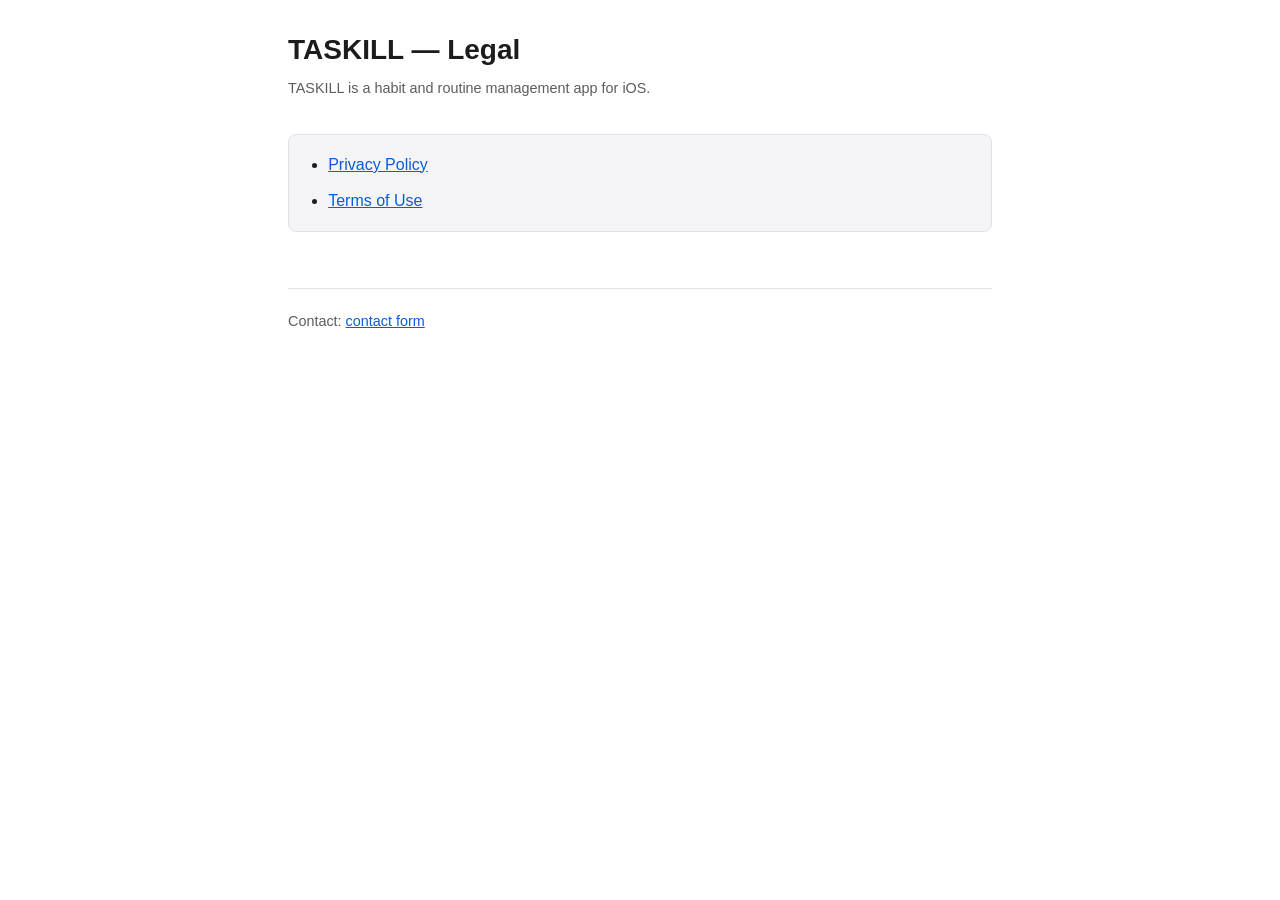
<file: index.html>
<!DOCTYPE html>
<html lang="en">
<head>
<meta charset="utf-8">
<meta name="viewport" content="width=device-width, initial-scale=1">
<title>Legal — TASKILL</title>
<link rel="stylesheet" href="./styles.css">
</head>
<body>
<header>
  <h1>TASKILL — Legal</h1>
  <p class="meta">TASKILL is a habit and routine management app for iOS.</p>
</header>

<main>
  <nav class="doc-list">
    <ul>
      <li><a href="./privacy-policy.html">Privacy Policy</a></li>
      <li><a href="./terms-of-use.html">Terms of Use</a></li>
    </ul>
  </nav>
</main>

<footer>
  <p>Contact: <a href="https://docs.google.com/forms/d/e/1FAIpQLSdUROr77HWACQ8rz2DTfblksosLqy8oML0OHcJef7Gi4M2fZw/viewform">contact form</a></p>
</footer>
</body>
</html>
</file>
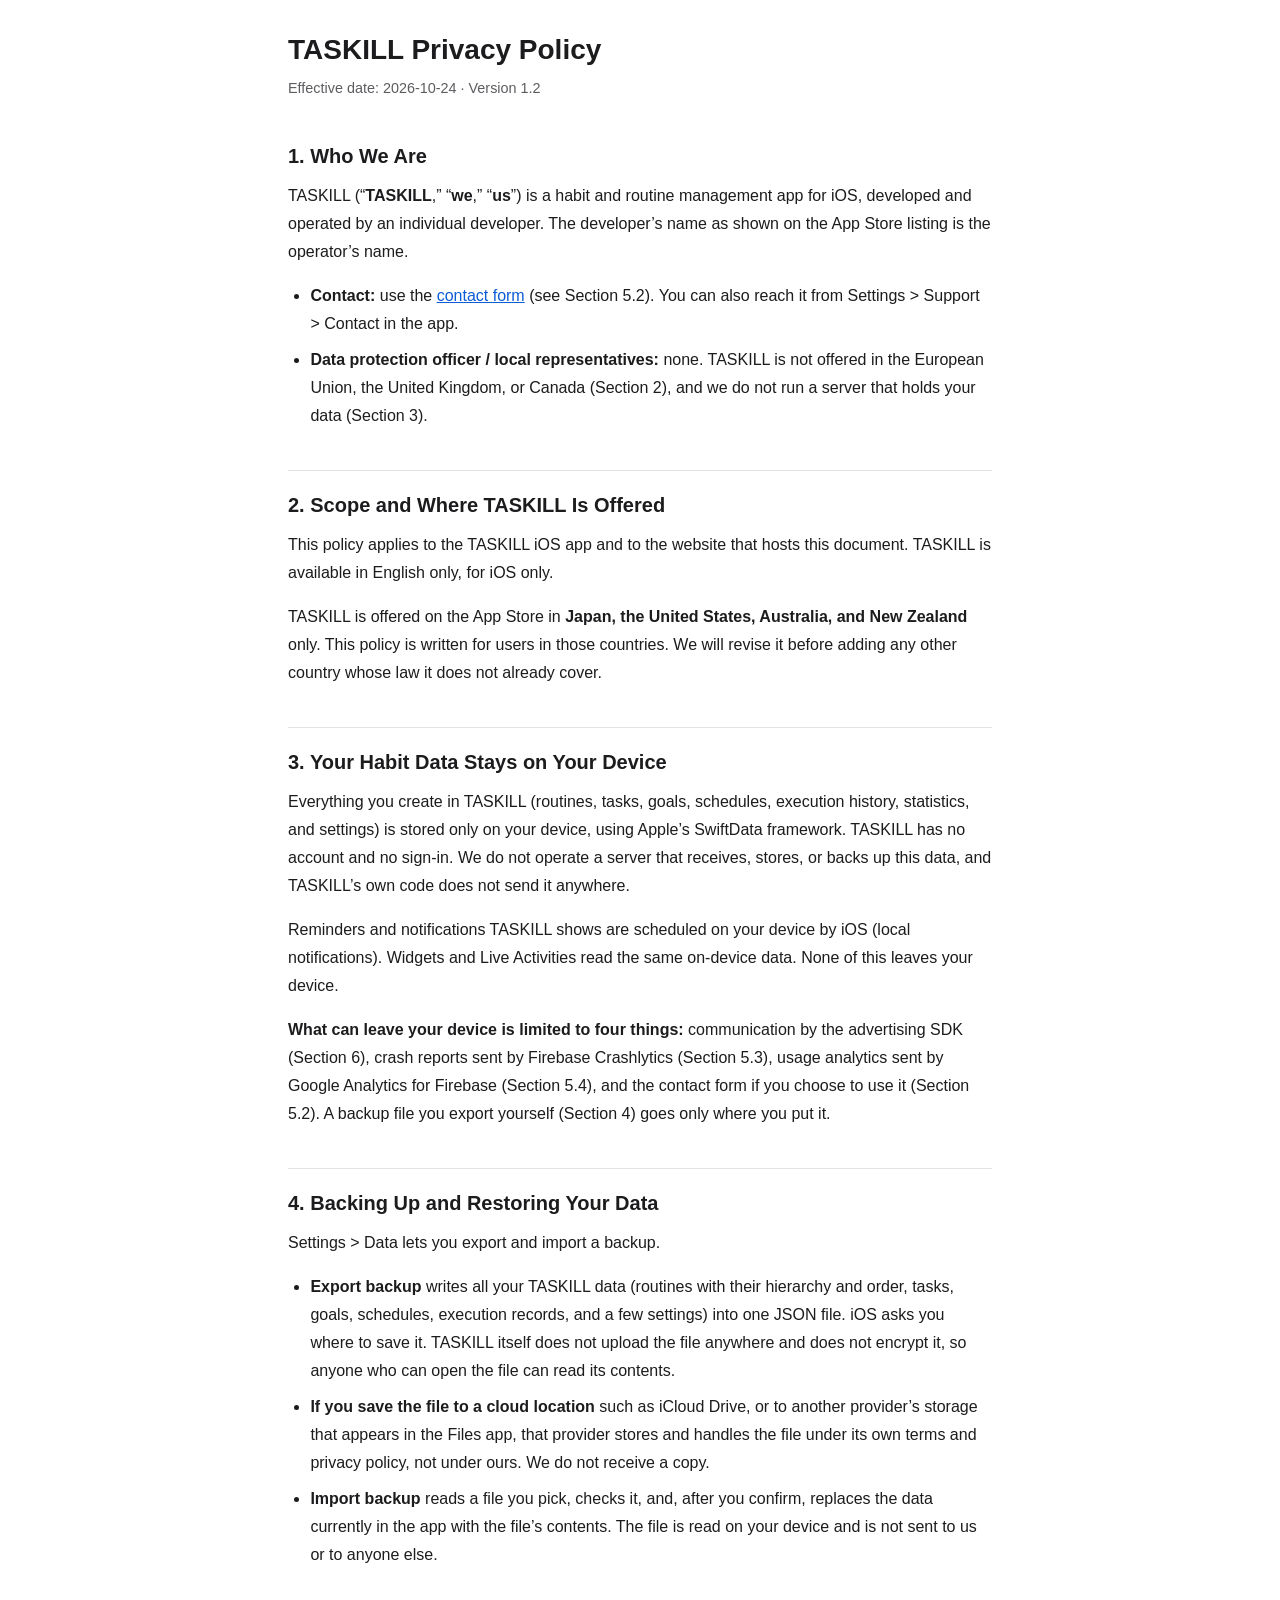
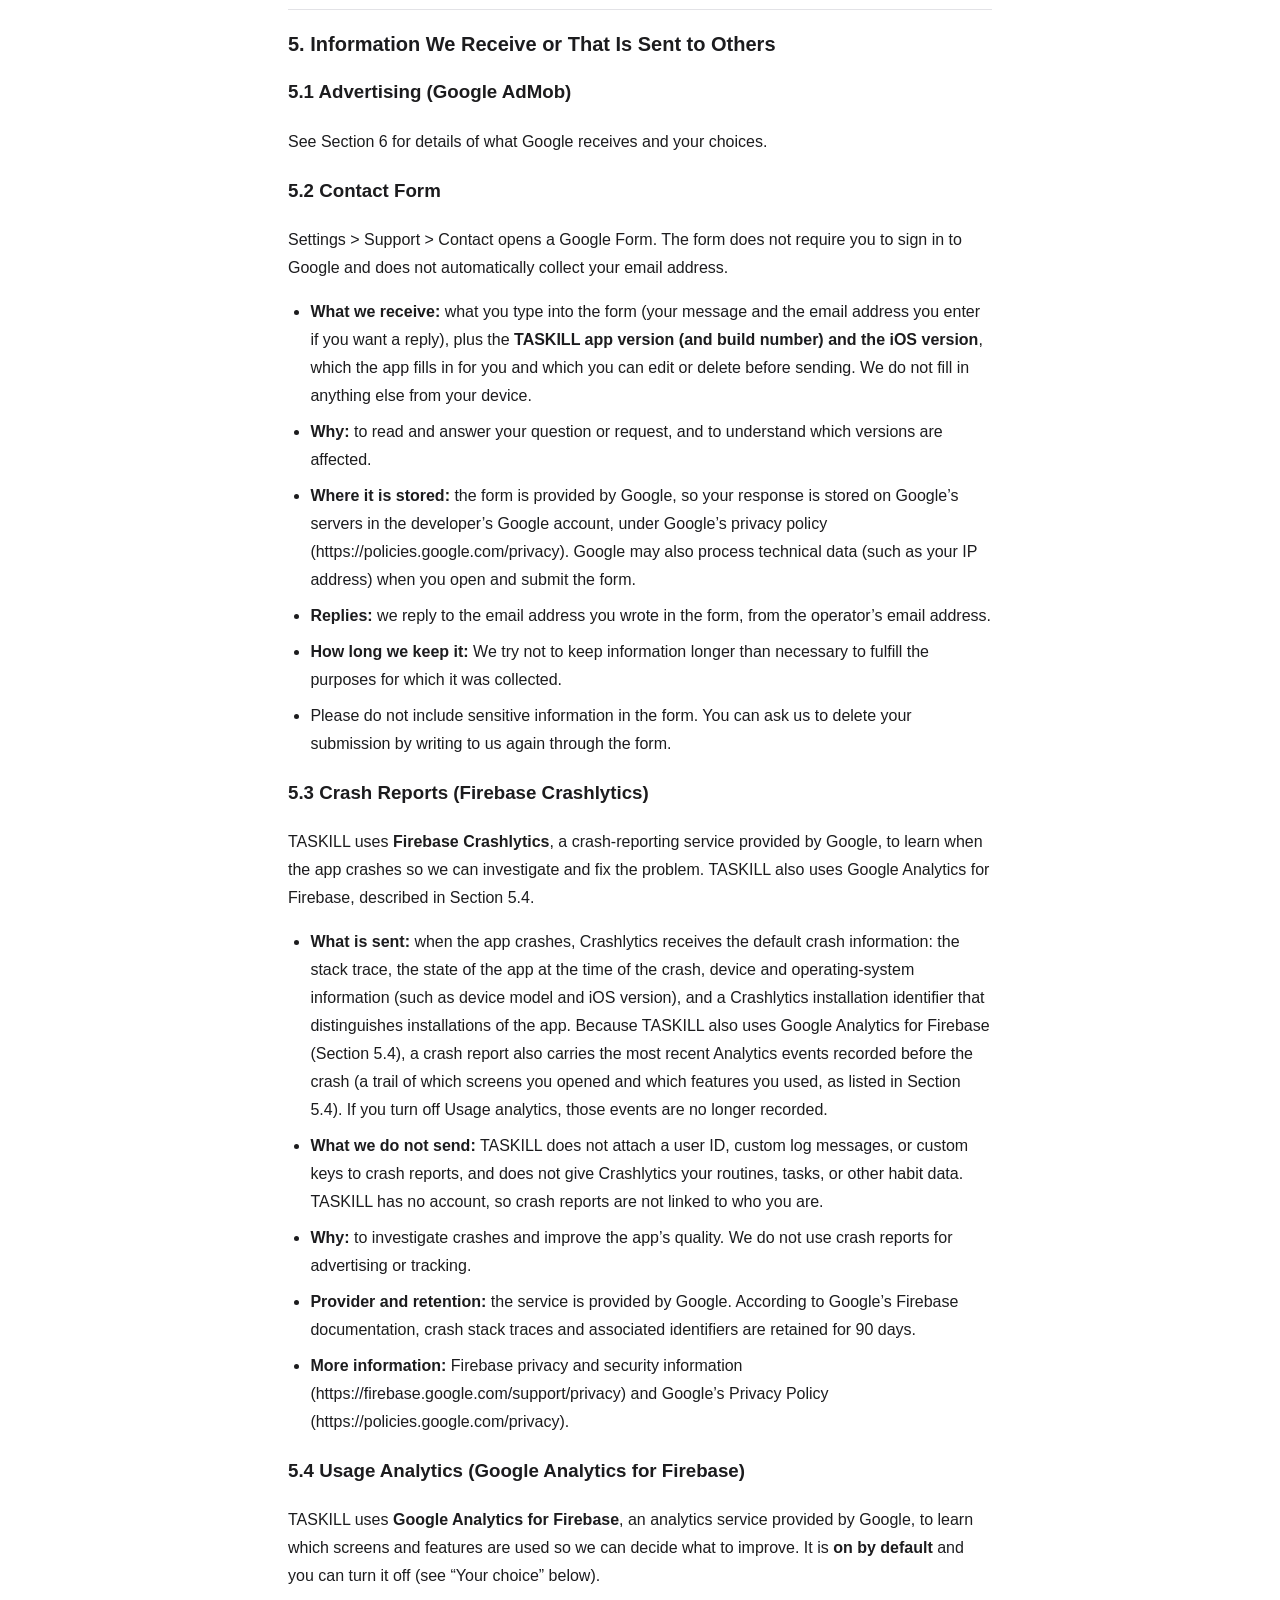
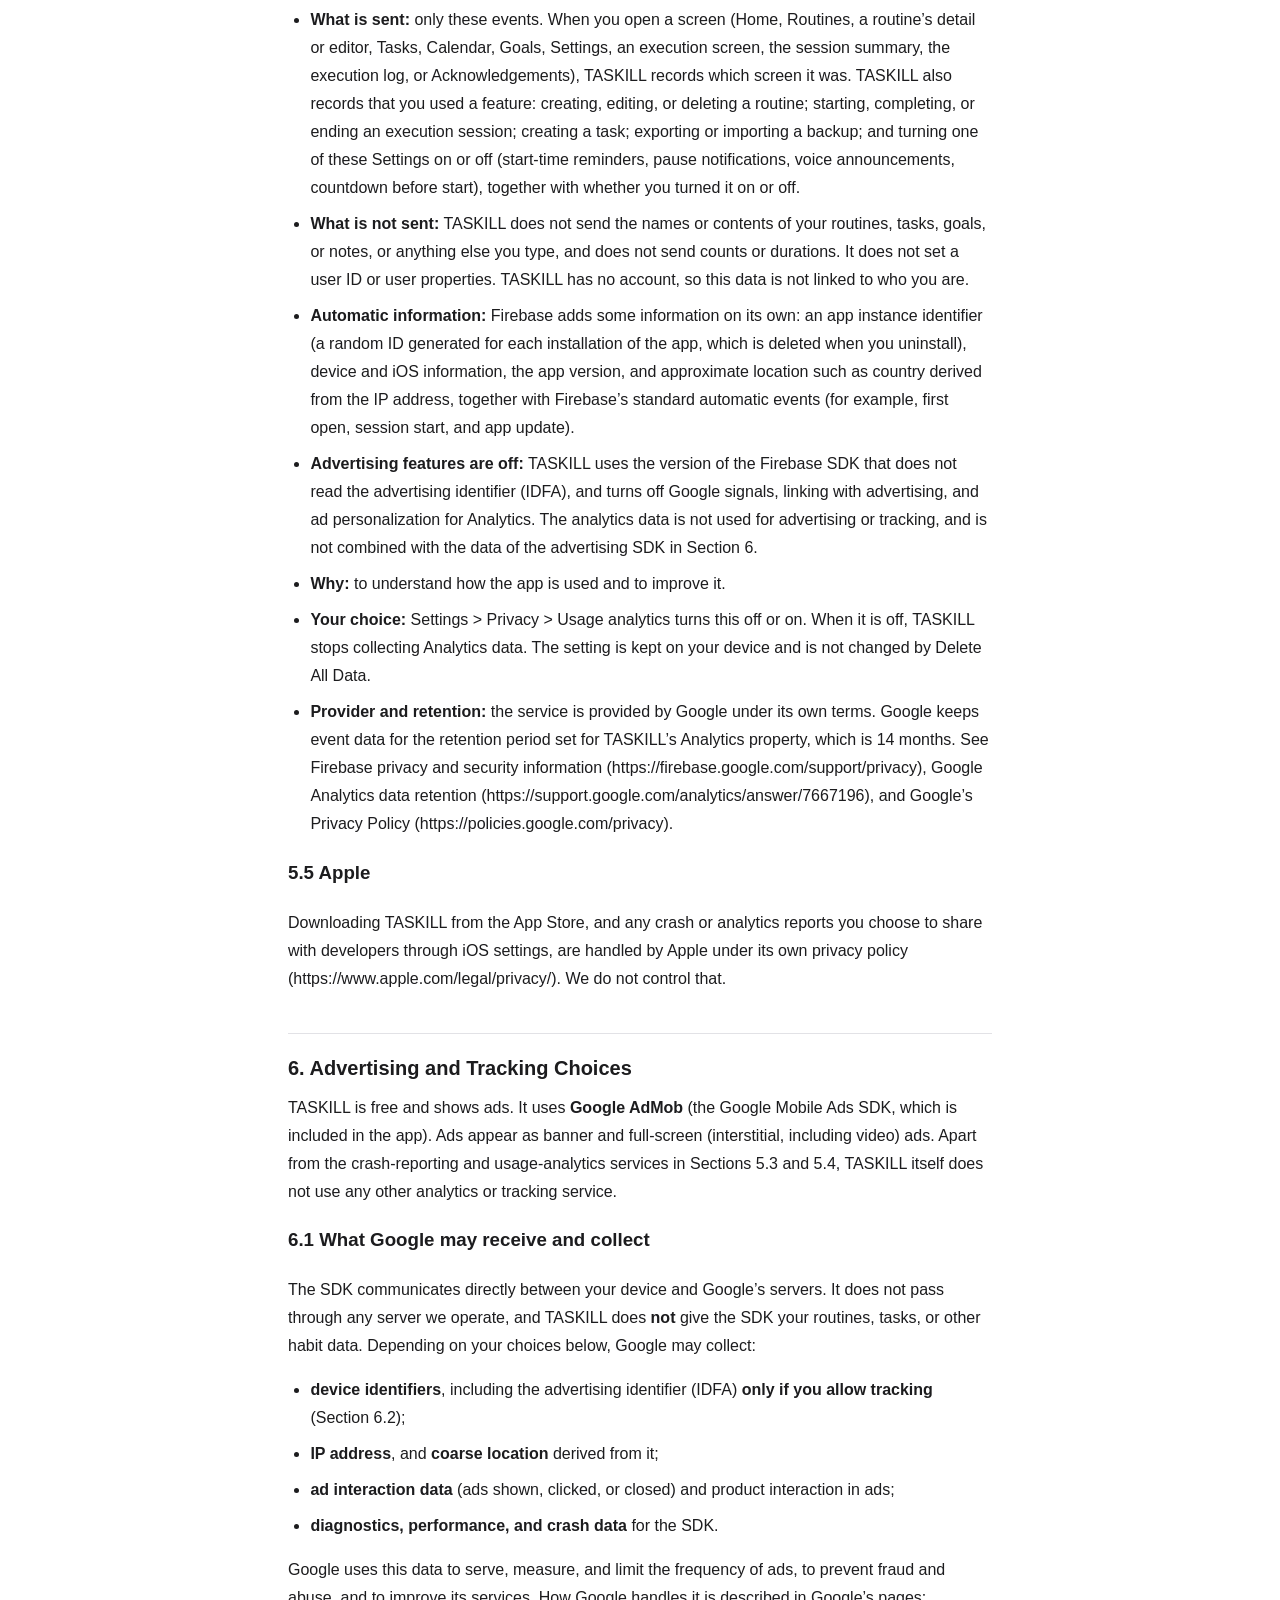
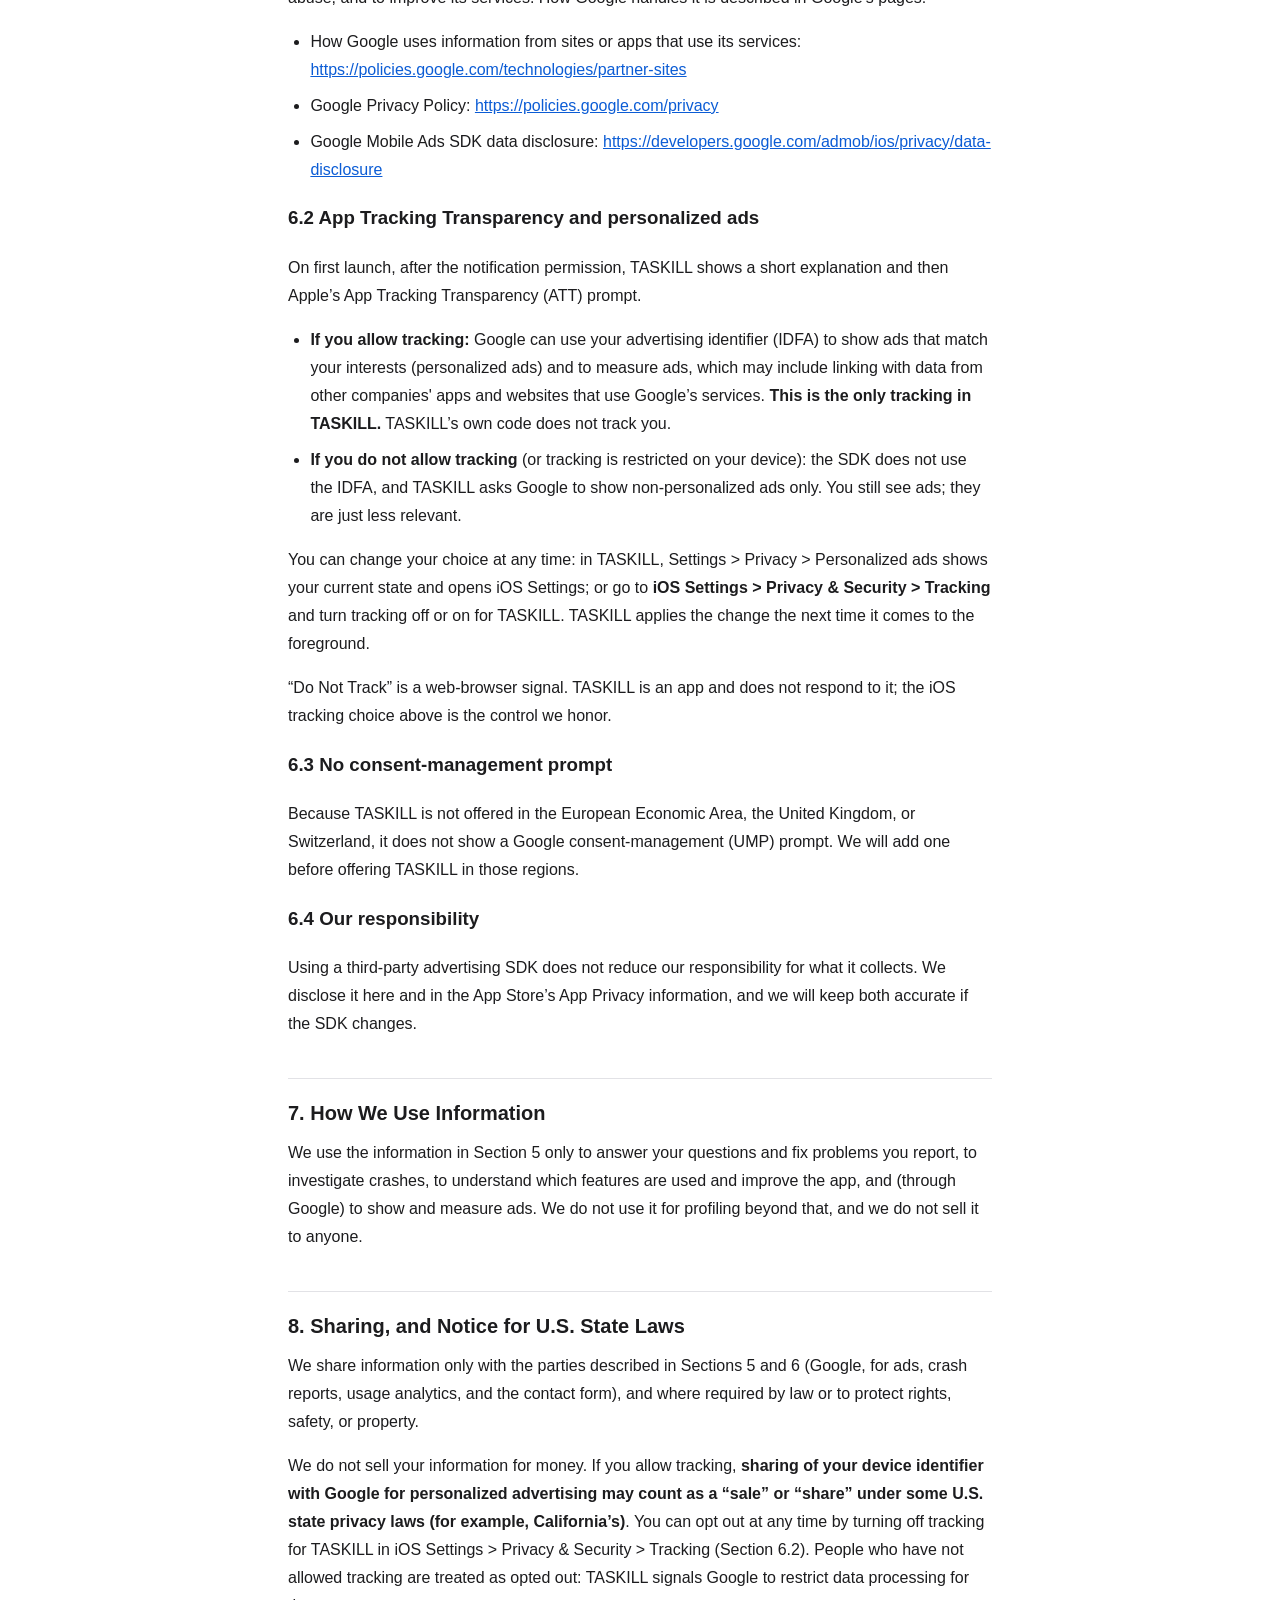
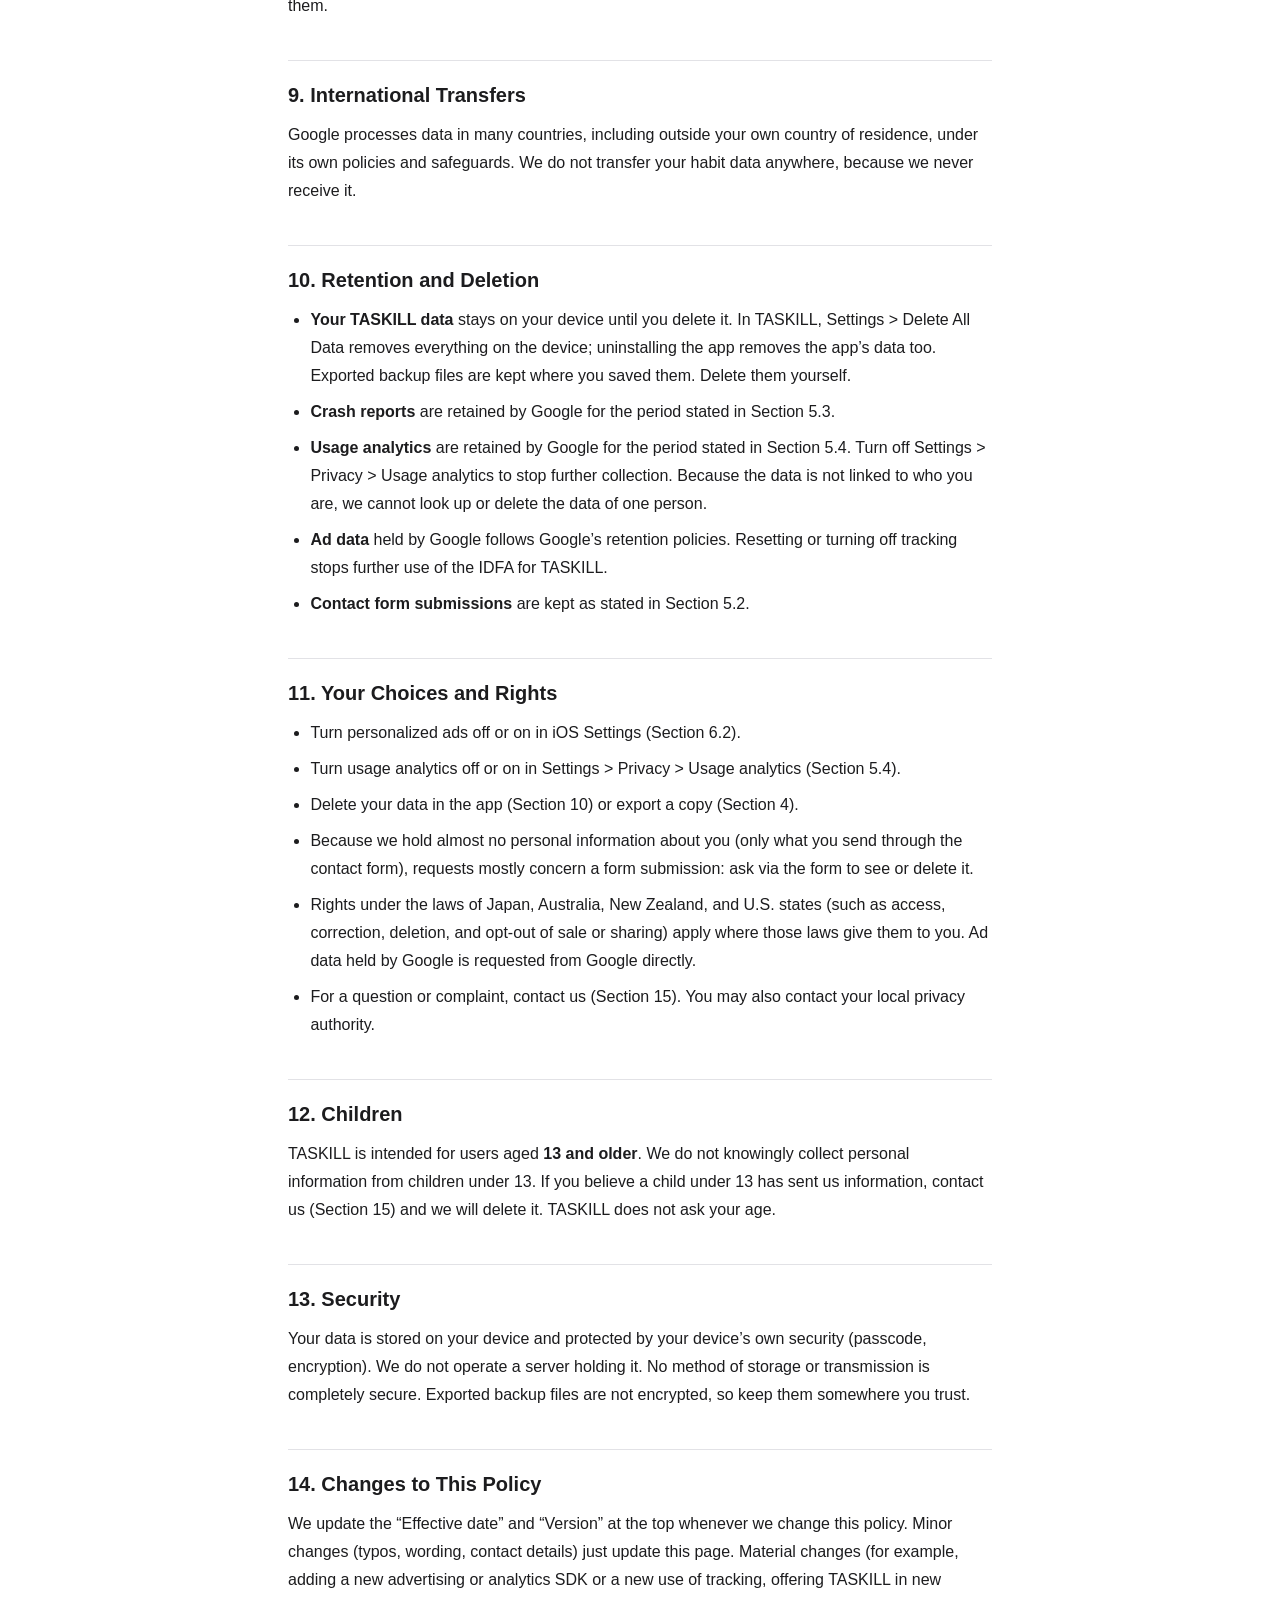
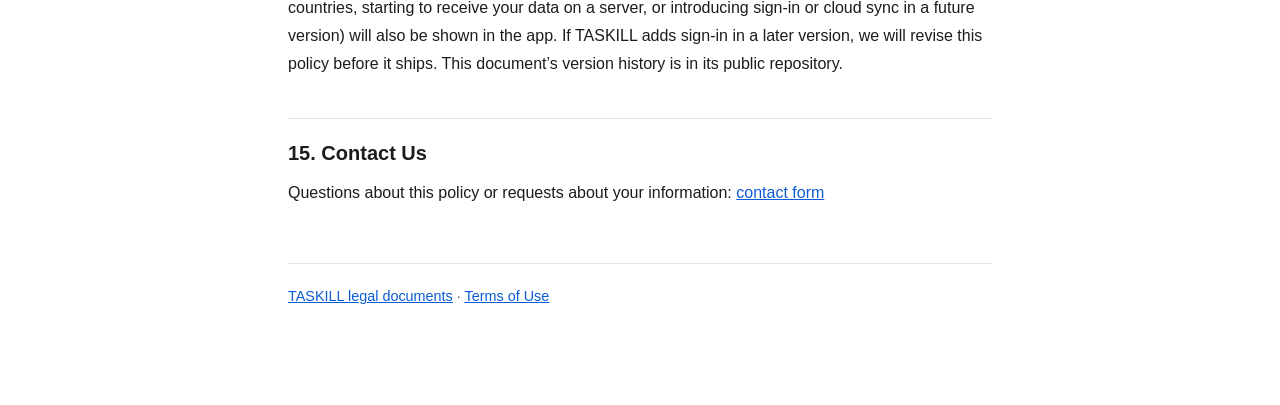
<file: privacy-policy.html>
<!DOCTYPE html>
<html lang="en">
<head>
<meta charset="utf-8">
<meta name="viewport" content="width=device-width, initial-scale=1">
<title>Privacy Policy — TASKILL</title>
<link rel="stylesheet" href="./styles.css">
</head>
<body>
<header>
  <h1>TASKILL Privacy Policy</h1>
  <p class="meta">
    Effective date: 2026-10-24 ·
    Version 1.2
  </p>
</header>

<main>
<h2>1. Who We Are</h2>
<p>TASKILL (“<strong>TASKILL</strong>,” “<strong>we</strong>,” “<strong>us</strong>”) is a habit and routine management app for iOS, developed and operated by an individual developer. The developer’s name as shown on the App Store listing is the operator’s name.</p>
<ul><li><strong>Contact:</strong> use the <a href="https://docs.google.com/forms/d/e/1FAIpQLSdUROr77HWACQ8rz2DTfblksosLqy8oML0OHcJef7Gi4M2fZw/viewform">contact form</a> (see Section 5.2). You can also reach it from Settings &gt; Support &gt; Contact in the app.</li><li><strong>Data protection officer / local representatives:</strong> none. TASKILL is not offered in the European Union, the United Kingdom, or Canada (Section 2), and we do not run a server that holds your data (Section 3).</li></ul>
<h2>2. Scope and Where TASKILL Is Offered</h2>
<p>This policy applies to the TASKILL iOS app and to the website that hosts this document. TASKILL is available in English only, for iOS only.</p>
<p>TASKILL is offered on the App Store in <strong>Japan, the United States, Australia, and New Zealand</strong> only. This policy is written for users in those countries. We will revise it before adding any other country whose law it does not already cover.</p>
<h2>3. Your Habit Data Stays on Your Device</h2>
<p>Everything you create in TASKILL (routines, tasks, goals, schedules, execution history, statistics, and settings) is stored only on your device, using Apple’s SwiftData framework. TASKILL has no account and no sign-in. We do not operate a server that receives, stores, or backs up this data, and TASKILL’s own code does not send it anywhere.</p>
<p>Reminders and notifications TASKILL shows are scheduled on your device by iOS (local notifications). Widgets and Live Activities read the same on-device data. None of this leaves your device.</p>
<p><strong>What can leave your device is limited to four things:</strong> communication by the advertising SDK (Section 6), crash reports sent by Firebase Crashlytics (Section 5.3), usage analytics sent by Google Analytics for Firebase (Section 5.4), and the contact form if you choose to use it (Section 5.2). A backup file you export yourself (Section 4) goes only where you put it.</p>
<h2>4. Backing Up and Restoring Your Data</h2>
<p>Settings &gt; Data lets you export and import a backup.</p>
<ul><li><strong>Export backup</strong> writes all your TASKILL data (routines with their hierarchy and order, tasks, goals, schedules, execution records, and a few settings) into one JSON file. iOS asks you where to save it. TASKILL itself does not upload the file anywhere and does not encrypt it, so anyone who can open the file can read its contents.</li><li><strong>If you save the file to a cloud location</strong> such as iCloud Drive, or to another provider’s storage that appears in the Files app, that provider stores and handles the file under its own terms and privacy policy, not under ours. We do not receive a copy.</li><li><strong>Import backup</strong> reads a file you pick, checks it, and, after you confirm, replaces the data currently in the app with the file’s contents. The file is read on your device and is not sent to us or to anyone else.</li></ul>
<h2>5. Information We Receive or That Is Sent to Others</h2>
<h3>5.1 Advertising (Google AdMob)</h3>
<p>See Section 6 for details of what Google receives and your choices.</p>
<h3>5.2 Contact Form</h3>
<p>Settings &gt; Support &gt; Contact opens a Google Form. The form does not require you to sign in to Google and does not automatically collect your email address.</p>
<ul><li><strong>What we receive:</strong> what you type into the form (your message and the email address you enter if you want a reply), plus the <strong>TASKILL app version (and build number) and the iOS version</strong>, which the app fills in for you and which you can edit or delete before sending. We do not fill in anything else from your device.</li><li><strong>Why:</strong> to read and answer your question or request, and to understand which versions are affected.</li><li><strong>Where it is stored:</strong> the form is provided by Google, so your response is stored on Google’s servers in the developer’s Google account, under Google’s privacy policy (https://policies.google.com/privacy). Google may also process technical data (such as your IP address) when you open and submit the form.</li><li><strong>Replies:</strong> we reply to the email address you wrote in the form, from the operator’s email address.</li><li><strong>How long we keep it:</strong> We try not to keep information longer than necessary to fulfill the purposes for which it was collected.</li><li>Please do not include sensitive information in the form. You can ask us to delete your submission by writing to us again through the form.</li></ul>
<h3>5.3 Crash Reports (Firebase Crashlytics)</h3>
<p>TASKILL uses <strong>Firebase Crashlytics</strong>, a crash-reporting service provided by Google, to learn when the app crashes so we can investigate and fix the problem. TASKILL also uses Google Analytics for Firebase, described in Section 5.4.</p>
<ul><li><strong>What is sent:</strong> when the app crashes, Crashlytics receives the default crash information: the stack trace, the state of the app at the time of the crash, device and operating-system information (such as device model and iOS version), and a Crashlytics installation identifier that distinguishes installations of the app. Because TASKILL also uses Google Analytics for Firebase (Section 5.4), a crash report also carries the most recent Analytics events recorded before the crash (a trail of which screens you opened and which features you used, as listed in Section 5.4). If you turn off Usage analytics, those events are no longer recorded.</li><li><strong>What we do not send:</strong> TASKILL does not attach a user ID, custom log messages, or custom keys to crash reports, and does not give Crashlytics your routines, tasks, or other habit data. TASKILL has no account, so crash reports are not linked to who you are.</li><li><strong>Why:</strong> to investigate crashes and improve the app’s quality. We do not use crash reports for advertising or tracking.</li><li><strong>Provider and retention:</strong> the service is provided by Google. According to Google’s Firebase documentation, crash stack traces and associated identifiers are retained for 90 days.</li><li><strong>More information:</strong> Firebase privacy and security information (https://firebase.google.com/support/privacy) and Google’s Privacy Policy (https://policies.google.com/privacy).</li></ul>
<h3>5.4 Usage Analytics (Google Analytics for Firebase)</h3>
<p>TASKILL uses <strong>Google Analytics for Firebase</strong>, an analytics service provided by Google, to learn which screens and features are used so we can decide what to improve. It is <strong>on by default</strong> and you can turn it off (see “Your choice” below).</p>
<ul><li><strong>What is sent:</strong> only these events. When you open a screen (Home, Routines, a routine’s detail or editor, Tasks, Calendar, Goals, Settings, an execution screen, the session summary, the execution log, or Acknowledgements), TASKILL records which screen it was. TASKILL also records that you used a feature: creating, editing, or deleting a routine; starting, completing, or ending an execution session; creating a task; exporting or importing a backup; and turning one of these Settings on or off (start-time reminders, pause notifications, voice announcements, countdown before start), together with whether you turned it on or off.</li><li><strong>What is not sent:</strong> TASKILL does not send the names or contents of your routines, tasks, goals, or notes, or anything else you type, and does not send counts or durations. It does not set a user ID or user properties. TASKILL has no account, so this data is not linked to who you are.</li><li><strong>Automatic information:</strong> Firebase adds some information on its own: an app instance identifier (a random ID generated for each installation of the app, which is deleted when you uninstall), device and iOS information, the app version, and approximate location such as country derived from the IP address, together with Firebase’s standard automatic events (for example, first open, session start, and app update).</li><li><strong>Advertising features are off:</strong> TASKILL uses the version of the Firebase SDK that does not read the advertising identifier (IDFA), and turns off Google signals, linking with advertising, and ad personalization for Analytics. The analytics data is not used for advertising or tracking, and is not combined with the data of the advertising SDK in Section 6.</li><li><strong>Why:</strong> to understand how the app is used and to improve it.</li><li><strong>Your choice:</strong> Settings &gt; Privacy &gt; Usage analytics turns this off or on. When it is off, TASKILL stops collecting Analytics data. The setting is kept on your device and is not changed by Delete All Data.</li><li><strong>Provider and retention:</strong> the service is provided by Google under its own terms. Google keeps event data for the retention period set for TASKILL’s Analytics property, which is 14 months. See Firebase privacy and security information (https://firebase.google.com/support/privacy), Google Analytics data retention (https://support.google.com/analytics/answer/7667196), and Google’s Privacy Policy (https://policies.google.com/privacy).</li></ul>
<h3>5.5 Apple</h3>
<p>Downloading TASKILL from the App Store, and any crash or analytics reports you choose to share with developers through iOS settings, are handled by Apple under its own privacy policy (https://www.apple.com/legal/privacy/). We do not control that.</p>
<h2>6. Advertising and Tracking Choices</h2>
<p>TASKILL is free and shows ads. It uses <strong>Google AdMob</strong> (the Google Mobile Ads SDK, which is included in the app). Ads appear as banner and full-screen (interstitial, including video) ads. Apart from the crash-reporting and usage-analytics services in Sections 5.3 and 5.4, TASKILL itself does not use any other analytics or tracking service.</p>
<h3>6.1 What Google may receive and collect</h3>
<p>The SDK communicates directly between your device and Google’s servers. It does not pass through any server we operate, and TASKILL does <strong>not</strong> give the SDK your routines, tasks, or other habit data. Depending on your choices below, Google may collect:</p>
<ul><li><strong>device identifiers</strong>, including the advertising identifier (IDFA) <strong>only if you allow tracking</strong> (Section 6.2);</li><li><strong>IP address</strong>, and <strong>coarse location</strong> derived from it;</li><li><strong>ad interaction data</strong> (ads shown, clicked, or closed) and product interaction in ads;</li><li><strong>diagnostics, performance, and crash data</strong> for the SDK.</li></ul>
<p>Google uses this data to serve, measure, and limit the frequency of ads, to prevent fraud and abuse, and to improve its services. How Google handles it is described in Google’s pages:</p>
<ul><li>How Google uses information from sites or apps that use its services: <a href="https://policies.google.com/technologies/partner-sites">https://policies.google.com/technologies/partner-sites</a></li><li>Google Privacy Policy: <a href="https://policies.google.com/privacy">https://policies.google.com/privacy</a></li><li>Google Mobile Ads SDK data disclosure: <a href="https://developers.google.com/admob/ios/privacy/data-disclosure">https://developers.google.com/admob/ios/privacy/data-disclosure</a></li></ul>
<h3>6.2 App Tracking Transparency and personalized ads</h3>
<p>On first launch, after the notification permission, TASKILL shows a short explanation and then Apple’s App Tracking Transparency (ATT) prompt.</p>
<ul><li><strong>If you allow tracking:</strong> Google can use your advertising identifier (IDFA) to show ads that match your interests (personalized ads) and to measure ads, which may include linking with data from other companies' apps and websites that use Google’s services. <strong>This is the only tracking in TASKILL.</strong> TASKILL’s own code does not track you.</li><li><strong>If you do not allow tracking</strong> (or tracking is restricted on your device): the SDK does not use the IDFA, and TASKILL asks Google to show non-personalized ads only. You still see ads; they are just less relevant.</li></ul>
<p>You can change your choice at any time: in TASKILL, Settings &gt; Privacy &gt; Personalized ads shows your current state and opens iOS Settings; or go to <strong>iOS Settings &gt; Privacy &amp; Security &gt; Tracking</strong> and turn tracking off or on for TASKILL. TASKILL applies the change the next time it comes to the foreground.</p>
<p>“Do Not Track” is a web-browser signal. TASKILL is an app and does not respond to it; the iOS tracking choice above is the control we honor.</p>
<h3>6.3 No consent-management prompt</h3>
<p>Because TASKILL is not offered in the European Economic Area, the United Kingdom, or Switzerland, it does not show a Google consent-management (UMP) prompt. We will add one before offering TASKILL in those regions.</p>
<h3>6.4 Our responsibility</h3>
<p>Using a third-party advertising SDK does not reduce our responsibility for what it collects. We disclose it here and in the App Store’s App Privacy information, and we will keep both accurate if the SDK changes.</p>
<h2>7. How We Use Information</h2>
<p>We use the information in Section 5 only to answer your questions and fix problems you report, to investigate crashes, to understand which features are used and improve the app, and (through Google) to show and measure ads. We do not use it for profiling beyond that, and we do not sell it to anyone.</p>
<h2>8. Sharing, and Notice for U.S. State Laws</h2>
<p>We share information only with the parties described in Sections 5 and 6 (Google, for ads, crash reports, usage analytics, and the contact form), and where required by law or to protect rights, safety, or property.</p>
<p>We do not sell your information for money. If you allow tracking, <strong>sharing of your device identifier with Google for personalized advertising may count as a “sale” or “share” under some U.S. state privacy laws (for example, California’s)</strong>. You can opt out at any time by turning off tracking for TASKILL in iOS Settings &gt; Privacy &amp; Security &gt; Tracking (Section 6.2). People who have not allowed tracking are treated as opted out: TASKILL signals Google to restrict data processing for them.</p>
<h2>9. International Transfers</h2>
<p>Google processes data in many countries, including outside your own country of residence, under its own policies and safeguards. We do not transfer your habit data anywhere, because we never receive it.</p>
<h2>10. Retention and Deletion</h2>
<ul><li><strong>Your TASKILL data</strong> stays on your device until you delete it. In TASKILL, Settings &gt; Delete All Data removes everything on the device; uninstalling the app removes the app’s data too. Exported backup files are kept where you saved them. Delete them yourself.</li><li><strong>Crash reports</strong> are retained by Google for the period stated in Section 5.3.</li><li><strong>Usage analytics</strong> are retained by Google for the period stated in Section 5.4. Turn off Settings &gt; Privacy &gt; Usage analytics to stop further collection. Because the data is not linked to who you are, we cannot look up or delete the data of one person.</li><li><strong>Ad data</strong> held by Google follows Google’s retention policies. Resetting or turning off tracking stops further use of the IDFA for TASKILL.</li><li><strong>Contact form submissions</strong> are kept as stated in Section 5.2.</li></ul>
<h2>11. Your Choices and Rights</h2>
<ul><li>Turn personalized ads off or on in iOS Settings (Section 6.2).</li><li>Turn usage analytics off or on in Settings &gt; Privacy &gt; Usage analytics (Section 5.4).</li><li>Delete your data in the app (Section 10) or export a copy (Section 4).</li><li>Because we hold almost no personal information about you (only what you send through the contact form), requests mostly concern a form submission: ask via the form to see or delete it.</li><li>Rights under the laws of Japan, Australia, New Zealand, and U.S. states (such as access, correction, deletion, and opt-out of sale or sharing) apply where those laws give them to you. Ad data held by Google is requested from Google directly.</li><li>For a question or complaint, contact us (Section 15). You may also contact your local privacy authority.</li></ul>
<h2>12. Children</h2>
<p>TASKILL is intended for users aged <strong>13 and older</strong>. We do not knowingly collect personal information from children under 13. If you believe a child under 13 has sent us information, contact us (Section 15) and we will delete it. TASKILL does not ask your age.</p>
<h2>13. Security</h2>
<p>Your data is stored on your device and protected by your device’s own security (passcode, encryption). We do not operate a server holding it. No method of storage or transmission is completely secure. Exported backup files are not encrypted, so keep them somewhere you trust.</p>
<h2>14. Changes to This Policy</h2>
<p>We update the “Effective date” and “Version” at the top whenever we change this policy. Minor changes (typos, wording, contact details) just update this page. Material changes (for example, adding a new advertising or analytics SDK or a new use of tracking, offering TASKILL in new countries, starting to receive your data on a server, or introducing sign-in or cloud sync in a future version) will also be shown in the app. If TASKILL adds sign-in in a later version, we will revise this policy before it ships. This document’s version history is in its public repository.</p>
<h2>15. Contact Us</h2>
<p>Questions about this policy or requests about your information: <a href="https://docs.google.com/forms/d/e/1FAIpQLSdUROr77HWACQ8rz2DTfblksosLqy8oML0OHcJef7Gi4M2fZw/viewform">contact form</a></p>
</main>

<footer>
  <p><a href="./">TASKILL legal documents</a> ·
  <a href="./terms-of-use.html">Terms of Use</a></p>
</footer>
</body>
</html>
</file>
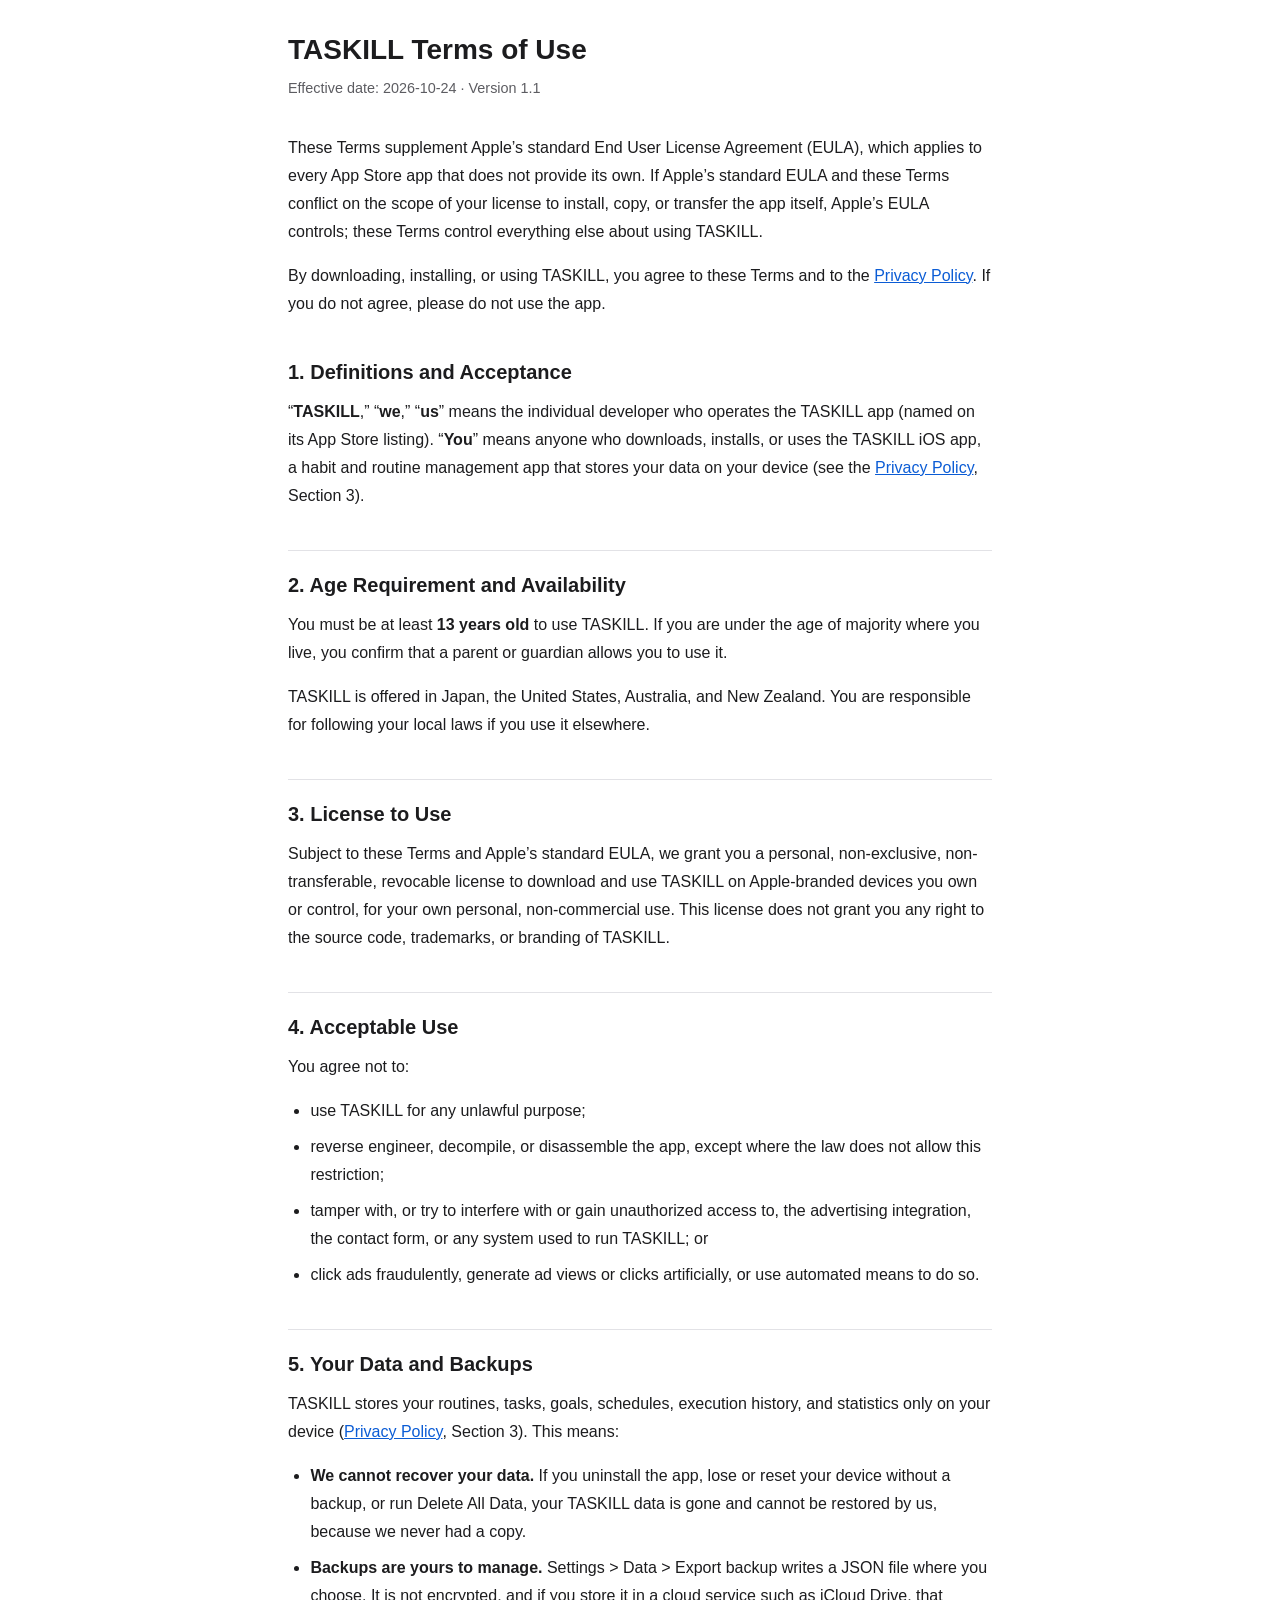
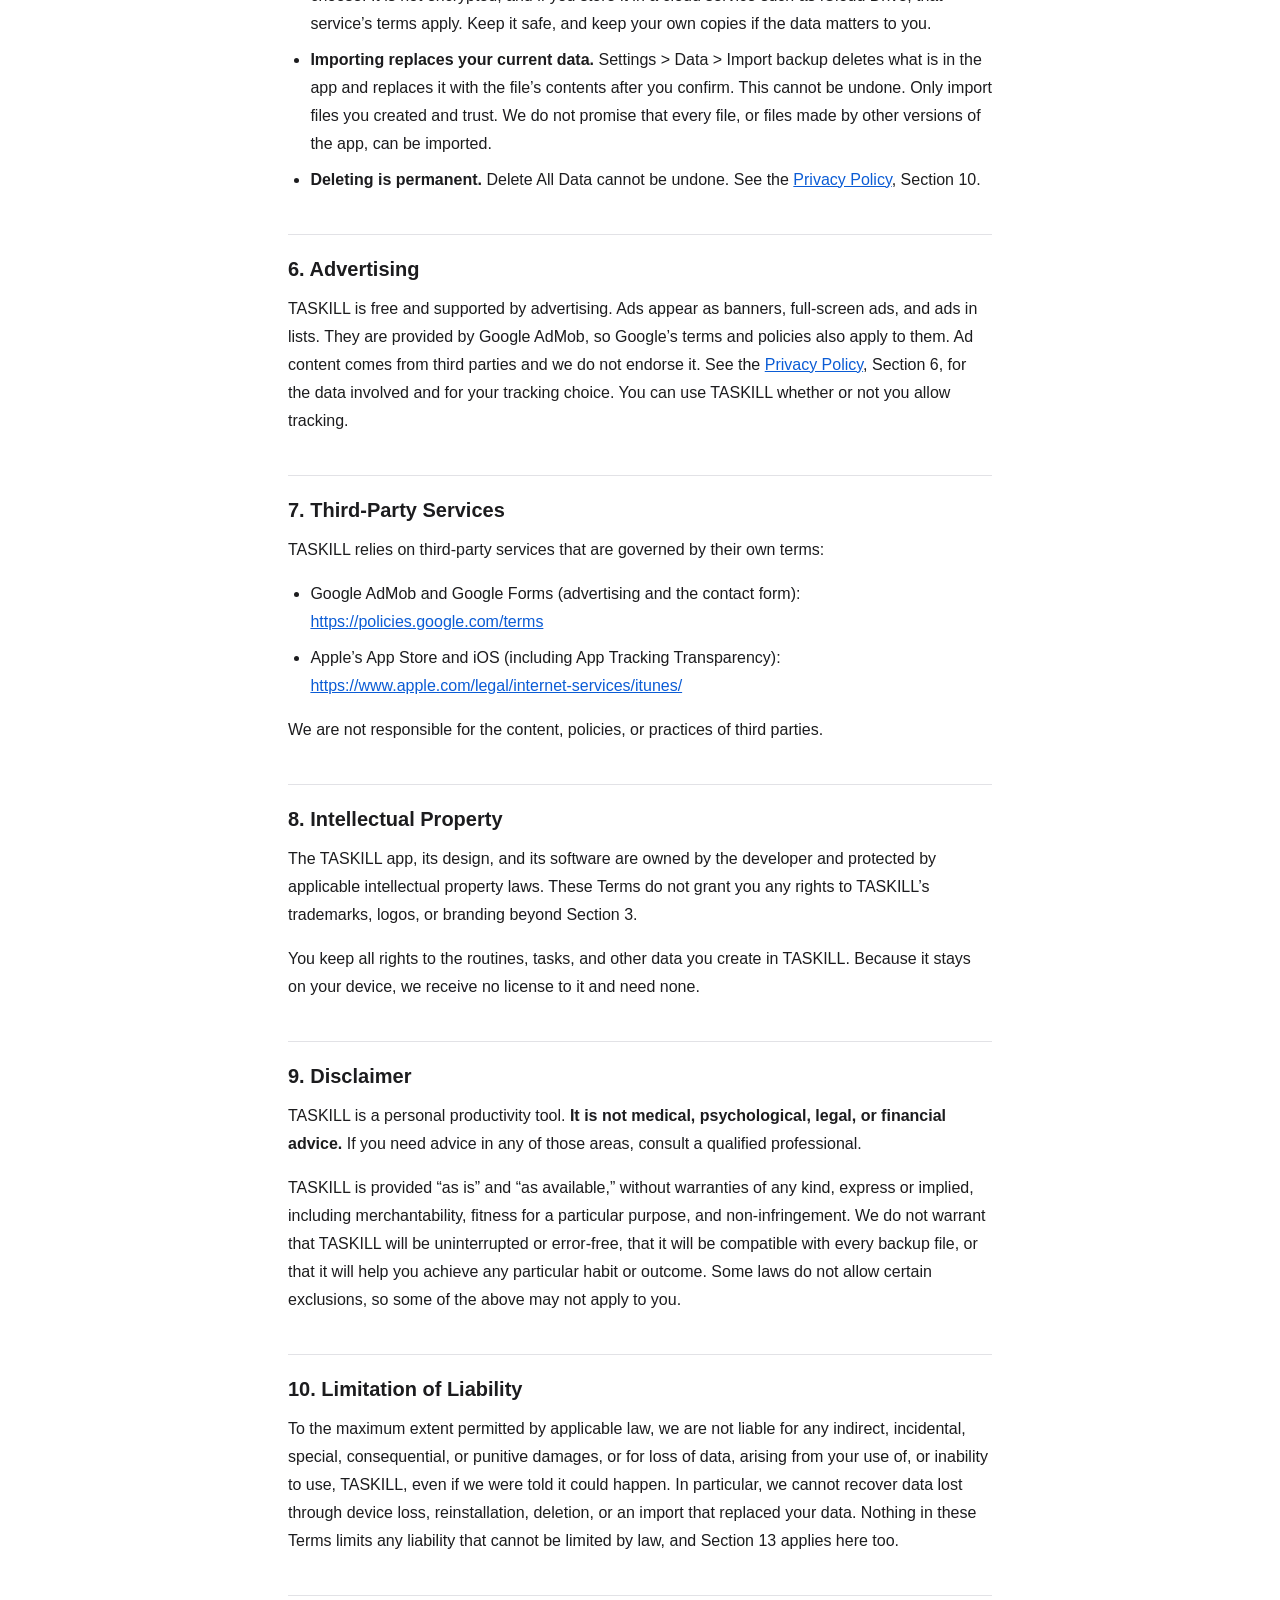
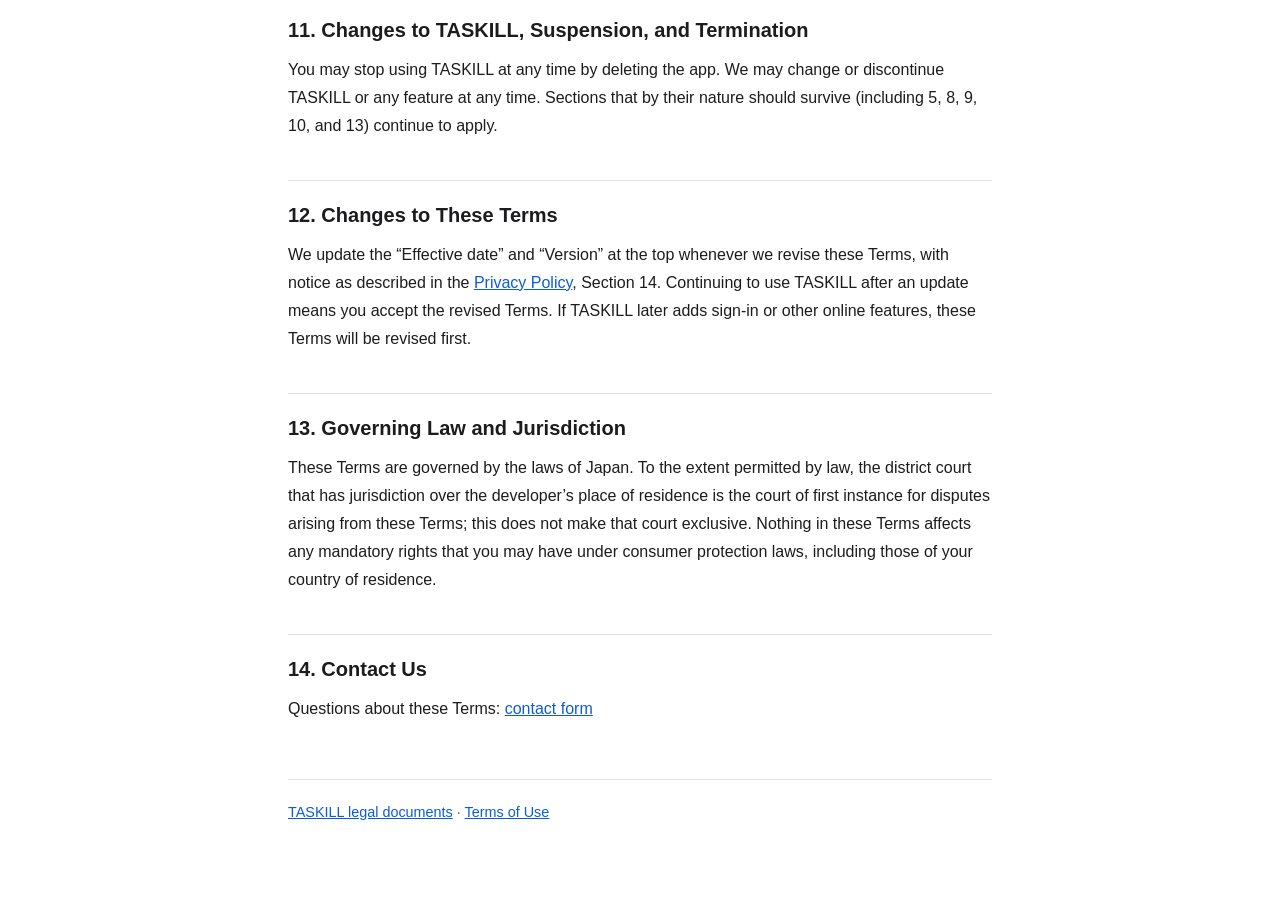
<file: terms-of-use.html>
<!DOCTYPE html>
<html lang="en">
<head>
<meta charset="utf-8">
<meta name="viewport" content="width=device-width, initial-scale=1">
<title>Terms of Use — TASKILL</title>
<link rel="stylesheet" href="./styles.css">
</head>
<body>
<header>
  <h1>TASKILL Terms of Use</h1>
  <p class="meta">
    Effective date: 2026-10-24 ·
    Version 1.1
  </p>
</header>

<main>
<p>These Terms supplement Apple’s standard End User License Agreement (EULA), which applies to every App Store app that does not provide its own. If Apple’s standard EULA and these Terms conflict on the scope of your license to install, copy, or transfer the app itself, Apple’s EULA controls; these Terms control everything else about using TASKILL.</p>
<p>By downloading, installing, or using TASKILL, you agree to these Terms and to the <a href="./privacy-policy.html">Privacy Policy</a>. If you do not agree, please do not use the app.</p>
<h2>1. Definitions and Acceptance</h2>
<p>“<strong>TASKILL</strong>,” “<strong>we</strong>,” “<strong>us</strong>” means the individual developer who operates the TASKILL app (named on its App Store listing). “<strong>You</strong>” means anyone who downloads, installs, or uses the TASKILL iOS app, a habit and routine management app that stores your data on your device (see the <a href="./privacy-policy.html">Privacy Policy</a>, Section 3).</p>
<h2>2. Age Requirement and Availability</h2>
<p>You must be at least <strong>13 years old</strong> to use TASKILL. If you are under the age of majority where you live, you confirm that a parent or guardian allows you to use it.</p>
<p>TASKILL is offered in Japan, the United States, Australia, and New Zealand. You are responsible for following your local laws if you use it elsewhere.</p>
<h2>3. License to Use</h2>
<p>Subject to these Terms and Apple’s standard EULA, we grant you a personal, non-exclusive, non-transferable, revocable license to download and use TASKILL on Apple-branded devices you own or control, for your own personal, non-commercial use. This license does not grant you any right to the source code, trademarks, or branding of TASKILL.</p>
<h2>4. Acceptable Use</h2>
<p>You agree not to:</p>
<ul><li>use TASKILL for any unlawful purpose;</li><li>reverse engineer, decompile, or disassemble the app, except where the law does not allow this restriction;</li><li>tamper with, or try to interfere with or gain unauthorized access to, the advertising integration, the contact form, or any system used to run TASKILL; or</li><li>click ads fraudulently, generate ad views or clicks artificially, or use automated means to do so.</li></ul>
<h2>5. Your Data and Backups</h2>
<p>TASKILL stores your routines, tasks, goals, schedules, execution history, and statistics only on your device (<a href="./privacy-policy.html">Privacy Policy</a>, Section 3). This means:</p>
<ul><li><strong>We cannot recover your data.</strong> If you uninstall the app, lose or reset your device without a backup, or run Delete All Data, your TASKILL data is gone and cannot be restored by us, because we never had a copy.</li><li><strong>Backups are yours to manage.</strong> Settings &gt; Data &gt; Export backup writes a JSON file where you choose. It is not encrypted, and if you store it in a cloud service such as iCloud Drive, that service’s terms apply. Keep it safe, and keep your own copies if the data matters to you.</li><li><strong>Importing replaces your current data.</strong> Settings &gt; Data &gt; Import backup deletes what is in the app and replaces it with the file’s contents after you confirm. This cannot be undone. Only import files you created and trust. We do not promise that every file, or files made by other versions of the app, can be imported.</li><li><strong>Deleting is permanent.</strong> Delete All Data cannot be undone. See the <a href="./privacy-policy.html">Privacy Policy</a>, Section 10.</li></ul>
<h2>6. Advertising</h2>
<p>TASKILL is free and supported by advertising. Ads appear as banners, full-screen ads, and ads in lists. They are provided by Google AdMob, so Google’s terms and policies also apply to them. Ad content comes from third parties and we do not endorse it. See the <a href="./privacy-policy.html">Privacy Policy</a>, Section 6, for the data involved and for your tracking choice. You can use TASKILL whether or not you allow tracking.</p>
<h2>7. Third-Party Services</h2>
<p>TASKILL relies on third-party services that are governed by their own terms:</p>
<ul><li>Google AdMob and Google Forms (advertising and the contact form): <a href="https://policies.google.com/terms">https://policies.google.com/terms</a></li><li>Apple’s App Store and iOS (including App Tracking Transparency): <a href="https://www.apple.com/legal/internet-services/itunes/">https://www.apple.com/legal/internet-services/itunes/</a></li></ul>
<p>We are not responsible for the content, policies, or practices of third parties.</p>
<h2>8. Intellectual Property</h2>
<p>The TASKILL app, its design, and its software are owned by the developer and protected by applicable intellectual property laws. These Terms do not grant you any rights to TASKILL’s trademarks, logos, or branding beyond Section 3.</p>
<p>You keep all rights to the routines, tasks, and other data you create in TASKILL. Because it stays on your device, we receive no license to it and need none.</p>
<h2>9. Disclaimer</h2>
<p>TASKILL is a personal productivity tool. <strong>It is not medical, psychological, legal, or financial advice.</strong> If you need advice in any of those areas, consult a qualified professional.</p>
<p>TASKILL is provided “as is” and “as available,” without warranties of any kind, express or implied, including merchantability, fitness for a particular purpose, and non-infringement. We do not warrant that TASKILL will be uninterrupted or error-free, that it will be compatible with every backup file, or that it will help you achieve any particular habit or outcome. Some laws do not allow certain exclusions, so some of the above may not apply to you.</p>
<h2>10. Limitation of Liability</h2>
<p>To the maximum extent permitted by applicable law, we are not liable for any indirect, incidental, special, consequential, or punitive damages, or for loss of data, arising from your use of, or inability to use, TASKILL, even if we were told it could happen. In particular, we cannot recover data lost through device loss, reinstallation, deletion, or an import that replaced your data. Nothing in these Terms limits any liability that cannot be limited by law, and Section 13 applies here too.</p>
<h2>11. Changes to TASKILL, Suspension, and Termination</h2>
<p>You may stop using TASKILL at any time by deleting the app. We may change or discontinue TASKILL or any feature at any time. Sections that by their nature should survive (including 5, 8, 9, 10, and 13) continue to apply.</p>
<h2>12. Changes to These Terms</h2>
<p>We update the “Effective date” and “Version” at the top whenever we revise these Terms, with notice as described in the <a href="./privacy-policy.html">Privacy Policy</a>, Section 14. Continuing to use TASKILL after an update means you accept the revised Terms. If TASKILL later adds sign-in or other online features, these Terms will be revised first.</p>
<h2>13. Governing Law and Jurisdiction</h2>
<p>These Terms are governed by the laws of Japan. To the extent permitted by law, the district court that has jurisdiction over the developer’s place of residence is the court of first instance for disputes arising from these Terms; this does not make that court exclusive. Nothing in these Terms affects any mandatory rights that you may have under consumer protection laws, including those of your country of residence.</p>
<h2>14. Contact Us</h2>
<p>Questions about these Terms: <a href="https://docs.google.com/forms/d/e/1FAIpQLSdUROr77HWACQ8rz2DTfblksosLqy8oML0OHcJef7Gi4M2fZw/viewform">contact form</a></p>
</main>

<footer>
  <p><a href="./">TASKILL legal documents</a> ·
  <a href="./terms-of-use.html">Terms of Use</a></p>
</footer>
</body>
</html>
</file>
<file: styles.css>
/* Taskel legal pages — the only stylesheet.
 *
 * 外部 CDN を読まない（フォントも CSS も）。理由は2つ:
 *   1. 法務ページで第三者へリクエストを飛ばすと、そのページ自体が
 *      「第三者にデータを渡している」状態になり、書いてある内容と矛盾する。
 *   2. Workers Static Assets は静的アセットの配信が無料・無制限。
 *      外部依存を足すと、その利点を自分で捨てることになる。
 */

:root {
  color-scheme: light dark;

  --bg: #ffffff;
  --fg: #1c1c1e;
  --fg-muted: #5c5c61;
  --rule: #e2e2e6;
  --link: #0b5cd5;
  --surface: #f5f5f7;

  --todo-bg: #ffe8a3;
  --todo-fg: #6b4400;
  --todo-border: #d99b00;

  --banner-bg: #fff4e5;
  --banner-fg: #6b3d00;
  --banner-border: #e08900;
}

@media (prefers-color-scheme: dark) {
  :root {
    --bg: #131315;
    --fg: #ececee;
    --fg-muted: #a0a0a6;
    --rule: #2e2e33;
    --link: #74a8ff;
    --surface: #1d1d20;

    --todo-bg: #4d3a00;
    --todo-fg: #ffd979;
    --todo-border: #c99500;

    --banner-bg: #35250c;
    --banner-fg: #ffd9a0;
    --banner-border: #b47400;
  }
}

* {
  box-sizing: border-box;
}

html {
  -webkit-text-size-adjust: 100%;
}

body {
  margin: 0;
  padding: 2rem 1rem 5rem;
  background: var(--bg);
  color: var(--fg);
  font-family: -apple-system, BlinkMacSystemFont, "Segoe UI", "Helvetica Neue",
    "Hiragino Sans", "Noto Sans JP", Arial, sans-serif;
  font-size: 1rem;
  line-height: 1.75;
  /* 長い英単語・URL がモバイルで横スクロールを作らないように */
  overflow-wrap: break-word;
}

main,
header,
footer {
  max-width: 44rem;
  margin: 0 auto;
}

header {
  margin-bottom: 2rem;
}

h1 {
  font-size: 1.75rem;
  line-height: 1.3;
  margin: 0 0 0.5rem;
}

h2 {
  font-size: 1.25rem;
  line-height: 1.4;
  margin: 2.5rem 0 0.75rem;
  padding-top: 1.25rem;
  border-top: 1px solid var(--rule);
}

h2:first-of-type {
  border-top: 0;
  padding-top: 0;
}

p,
ul,
ol {
  margin: 0 0 1rem;
}

ul,
ol {
  padding-left: 1.4rem;
}

li {
  margin-bottom: 0.5rem;
}

a {
  color: var(--link);
}

a:hover,
a:focus {
  text-decoration: none;
}

strong {
  font-weight: 650;
}

.meta {
  color: var(--fg-muted);
  font-size: 0.9rem;
  margin: 0;
}

/* 未確定の値。公開前に必ず全部消えていること。
 * 目に痛いくらい目立たせるのが目的で、控えめにしない。 */
.todo {
  display: inline-block;
  background: var(--todo-bg);
  color: var(--todo-fg);
  border: 1px dashed var(--todo-border);
  border-radius: 4px;
  padding: 0 0.35em;
  font-family: ui-monospace, SFMono-Regular, Menlo, Consolas, monospace;
  font-size: 0.85em;
  font-weight: 600;
  white-space: nowrap;
}

/* 草案であることの告知。公開（＝本文確定）時に各ページから削除する。 */
.draft-banner {
  background: var(--banner-bg);
  color: var(--banner-fg);
  border: 1px solid var(--banner-border);
  border-radius: 8px;
  padding: 0.9rem 1.1rem;
  margin: 0 0 2rem;
  font-size: 0.95rem;
}

.draft-banner p {
  margin: 0;
}

.draft-banner p + p {
  margin-top: 0.5rem;
}

nav.doc-list {
  background: var(--surface);
  border: 1px solid var(--rule);
  border-radius: 8px;
  padding: 1rem 1.25rem;
}

nav.doc-list ul {
  margin: 0;
  padding-left: 1.2rem;
}

nav.doc-list li:last-child {
  margin-bottom: 0;
}

footer {
  margin-top: 3.5rem;
  padding-top: 1.25rem;
  border-top: 1px solid var(--rule);
  color: var(--fg-muted);
  font-size: 0.9rem;
}

@media (max-width: 30rem) {
  body {
    padding: 1.5rem 1rem 4rem;
    font-size: 1.0625rem;
  }

  h1 {
    font-size: 1.5rem;
  }
}
</file>
